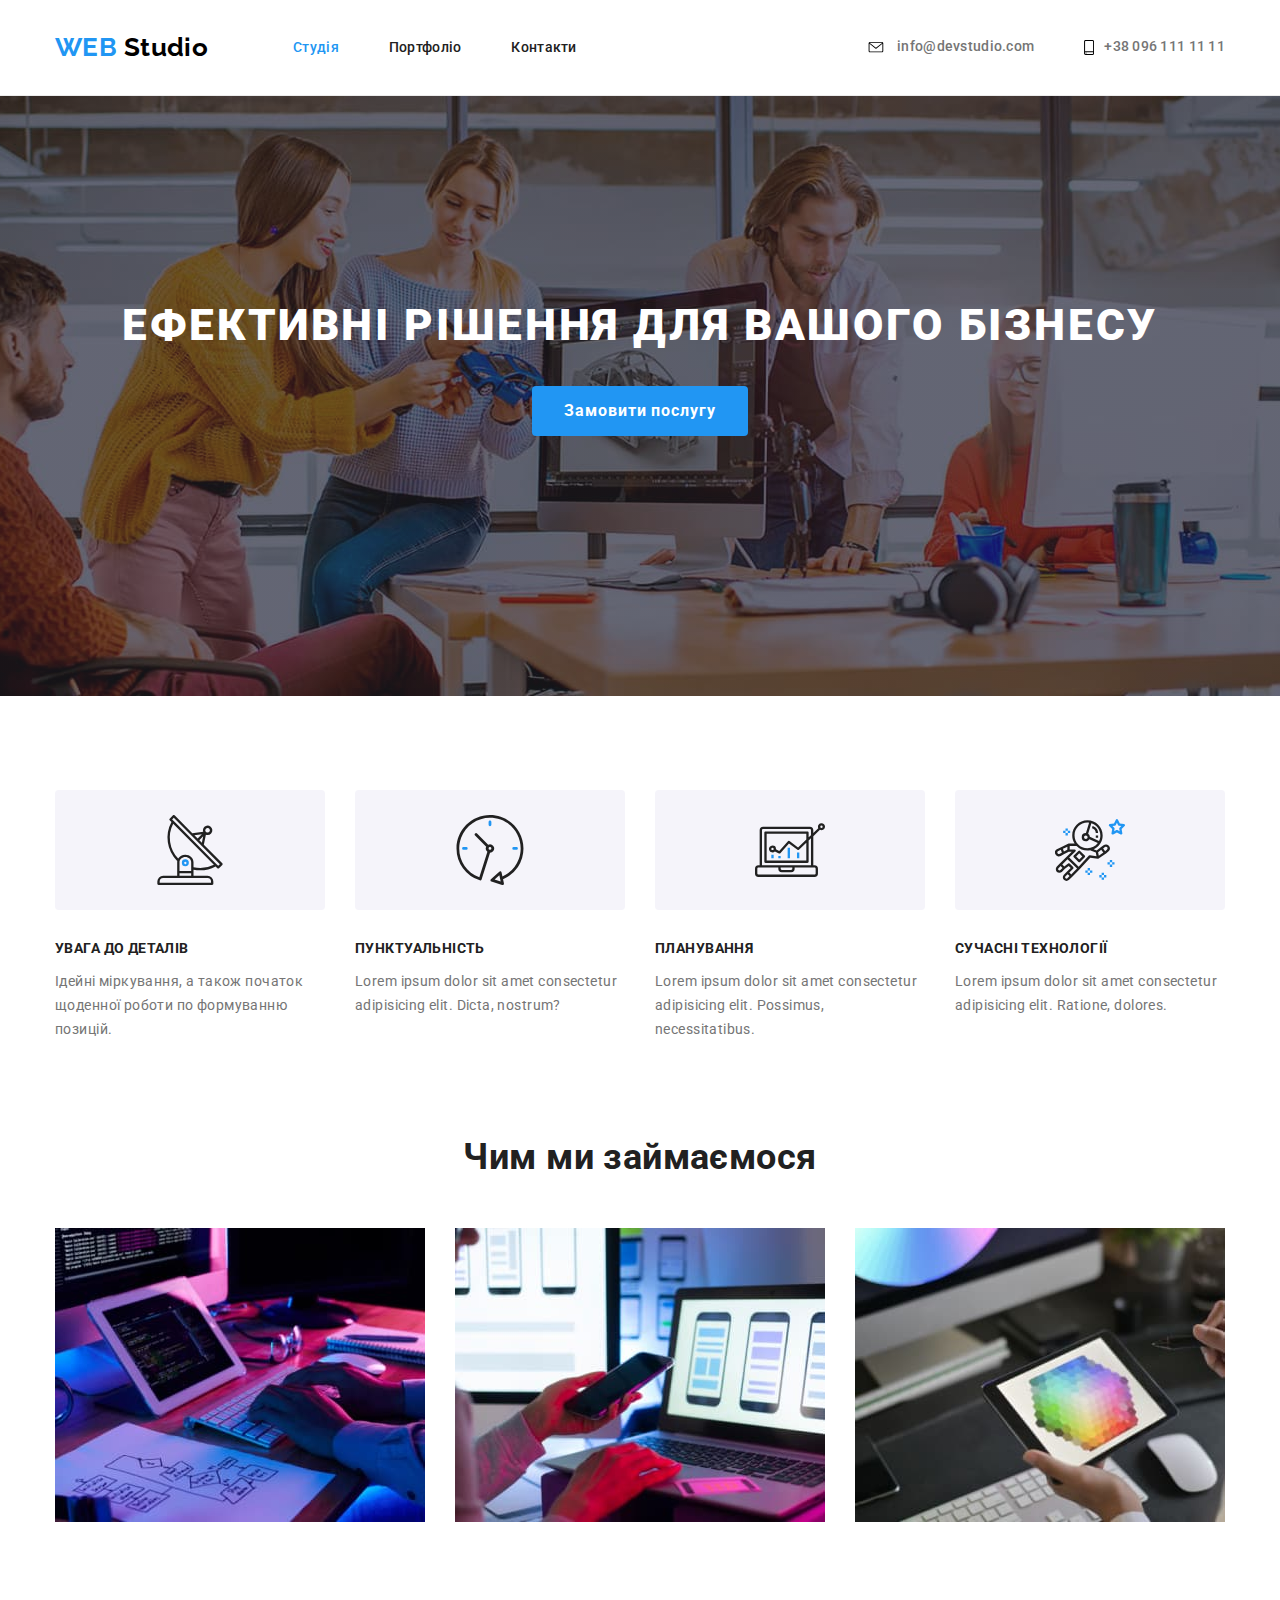
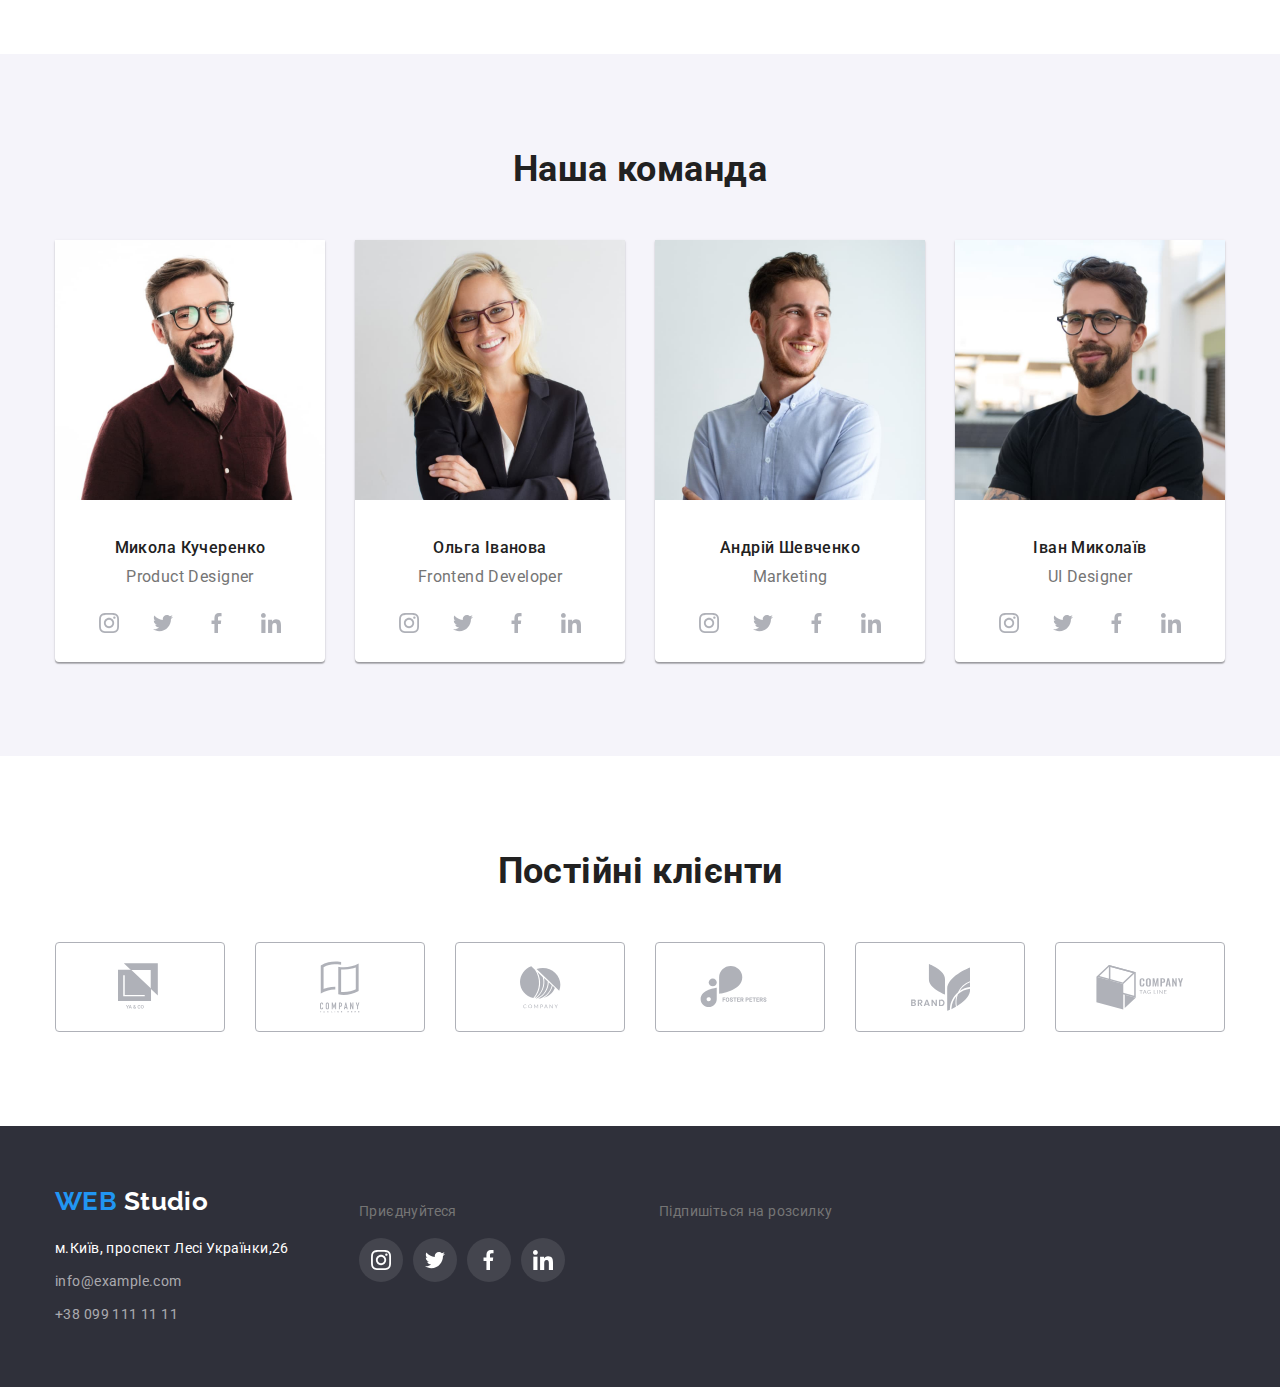
<file: index.html>
<!DOCTYPE html>
<html lang="uk">
  <head>
    <meta charset="UTF-8" />
    <meta name="viewport" content="width=device-width, initial-scale=1.0" />
    <title>WebStudio</title>
    <link
      href="https://fonts.googleapis.com/css2?family=Raleway:wght@700&family=Roboto:wght@400;500;700;900&display=swap"
      rel="stylesheet"
    />
    <link
      rel=" stylesheet "
      href=" https://cdnjs.cloudflare.com/ajax/libs/modern-normalize/0.6.0/modern-normalize.min.css "
    />
    <link rel="stylesheet" href="./сss/styles.css" />
  </head>

  <body>
    <header class="header-frame">
      <!--Шапка сайту-->
      <div class="container">
        <nav class="main-nav">
          <a href="./index.html" class="logo">
            <span>WEB</span> <span class="logo-black">Studio</span>
          </a>
          <ul class="site-nav list">
            <li>
              <a href="" aria-label="Студія link" class="link active current"
                >Студія</a
              >
            </li>
            <li>
              <a
                href="./portfolio.html"
                aria-label="Портфоліо link active"
                class="link active"
                >Портфоліо</a
              >
            </li>
            <li>
              <a href="" aria-label="Контакти link" class="link active"
                >Контакти</a
              >
            </li>
          </ul>
          <ul class="list auth-nav">
            <li>
              <a href="mailto:info@devstudio.com" class="link contacts active">
                <svg class="auth-icon" width="16" height="11">
                  <use href="./img/sprite.svg#icon-envelope"></use>
                </svg>
                info@devstudio.com </a
              >
            </li>
            <li>
              <a href="tel:+380961111111" class="link contacts active"
                ><svg class="auth-icon" width="10" height="15">
                  <use href="./img/sprite.svg#icon-smartphone-2"></use></svg
                >+38 096 111 11 11</a
              >
            </li>
          </ul>
        </nav>
      </div>
    </header>
    <main>
      <!--Секція "герой"-->
      <section class="main-hero-img">
        <div class="hero">
          <h1 class="hero-title">Ефективні рішення для Вашого бізнесу</h1>
          <button class="hero-button active-hero-btn">
            Замовити послугу
          </button>
        </div>
      </section>
      <!--Секція наші переваги-->
      <section class="advantage">
        <div class="container">
          <h2 class="visually-hidden">Наші переваги</h2>
          <ul class="list">
            <li class="item first-advant">
              <h3 class="advantage-item">Увага до деталів</h3>

              <p class="item-text">
                Ідейні міркування, а також початок щоденної роботи по формуванню
                позицій.
              </p>
            </li>
            <li class="item second-advant">
              <h3 class="advantage-item">Пунктуальність</h3>
              <p class="item-text">
                Lorem ipsum dolor sit amet consectetur adipisicing elit. Dicta,
                nostrum?
              </p>
            </li>
            <li class="item third-advant">
              <h3 class="advantage-item">Планування</h3>
              <p class="item-text">
                Lorem ipsum dolor sit amet consectetur adipisicing elit.
                Possimus, necessitatibus.
              </p>
            </li>
            <li class="item fours-advant">
              <h3 class="advantage-item">Сучасні технології</h3>
              <p class="item-text">
                Lorem ipsum dolor sit amet consectetur adipisicing elit.
                Ratione, dolores.
              </p>
            </li>
          </ul>
        </div>
      </section>
      <!--Секція наші роботи-->
      <section class="works">
        <div class="container">
          <h2 class="section-title">Чим ми займаємося</h2>
          <ul class="list">
            <li class="item">
              <img
                src="./img/img-main/desktop.jpg"
                width="370"
                height="294"
                alt="ноутбук"
              />
              <h3 class="works-item">Десктопні додатки</h3>
            </li>
            <li class="item">
              <img
                src="./img/img-main/mobile.jpg"
                width="370"
                height="294"
                alt="картинка мобільний телефон"
              />
              <h3 class="works-item">Мобільні додатки</h3>
            </li>
            <li class="item">
              <img
                src="./img/img-main/design.jpg"
                width="370"
                height="294"
                alt="монітор"
              />
              <h3 class="works-item">Дизайнерські рішення</h3>
            </li>
          </ul>
        </div>
      </section>

      <!--Секція "наша команда"-->
      <section class="team">
        <div class="container">
          <h2 class="section-title">Наша команда</h2>
          <ul class="list">
            <!--Працівник 1-->
            <li class="item member-item">
              <img
                src="./img/img-main/team1.jpg"
                width="270"
                height="260"
                alt="фото дизайнера"
              />
              <h3 class="team-member">Микола Кучеренко</h3>
              <p class="team-description" lang="en">Product Designer</p>
              <!-- список соціальні мережі-->
              <ul class="list social-icon-list">
                <li class="media-item social-icon-item">
                  <a
                    href=""
                    aria-label="Instagram link"
                    target="_blank"
                    rel="noopener noreferrer"
                    class="active social-icon-link"
                  >
                    <svg class="social-icon" width="20" height="20">
                      <use href="./img/sprite.svg#icon-instagram-2"></use>
                    </svg>
                  </a>
                </li>
                <li class="media-item">
                  <a
                    href=""
                    aria-label="Twitter link"
                    target="_blank"
                    rel="noopener noreferrer"
                    class="active social-icon-link"
                    ><svg class="social-icon" width="20" height="20">
                      <use href="./img/sprite.svg#icon-twitter1"></use>
                    </svg>
                  </a>
                </li>
                <li class="media-item">
                  <a
                    href=""
                    aria-label="Facebook link"
                    target="_blank"
                    rel="noopener noreferrer"
                    class="active social-icon-link"
                    ><svg class="social-icon" width="20" height="20">
                      <use href="./img/sprite.svg#icon-Vector-1"></use>
                    </svg>
                  </a>
                </li>
                <li class="media-item">
                  <a
                    href=""
                    aria-label="LinkedIn link"
                    target="_blank"
                    rel="noopener noreferrer"
                    class="active social-icon-link"
                    ><svg class="social-icon" width="20" height="20">
                      <use href="./img/sprite.svg#icon-linkedin-111"></use></svg
                  ></a>
                </li>
              </ul>
            </li>
            <!--Працівник 2-->
            <li class="item member-item">
              <img
                src="./img/img-main/team2.jpg"
                width="270"
                height="260"
                alt="фото фронт-енд девелопера"
              />
              <h3 class="team-member">Ольга Іванова</h3>
              <p class="team-description" lang="en">
                Frontend Developer
              </p>
              <!-- список соціальні мережі-->
              <ul class="list social-icon-list">
                <li class="media-item social-icon-item">
                  <a
                    href=""
                    aria-label="Instagram link"
                    target="_blank"
                    rel="noopener noreferrer"
                    class="active social-icon-link"
                  >
                    <svg class="social-icon" width="20" height="20">
                      <use href="./img/sprite.svg#icon-instagram-2"></use>
                    </svg>
                  </a>
                </li>
                <li class="media-item">
                  <a
                    href=""
                    aria-label="Twitter link"
                    target="_blank"
                    rel="noopener noreferrer"
                    class="active social-icon-link"
                    ><svg class="social-icon" width="20" height="20">
                      <use href="./img/sprite.svg#icon-twitter1"></use>
                    </svg>
                  </a>
                </li>
                <li class="media-item">
                  <a
                    href=""
                    aria-label="Facebook link"
                    target="_blank"
                    rel="noopener noreferrer"
                    class="active social-icon-link"
                    ><svg class="social-icon" width="20" height="20">
                      <use href="./img/sprite.svg#icon-Vector-1"></use>
                    </svg>
                  </a>
                </li>
                <li class="media-item">
                  <a
                    href=""
                    aria-label="LinkedIn link"
                    target="_blank"
                    rel="noopener noreferrer"
                    class="active social-icon-link"
                    ><svg class="social-icon" width="20" height="20">
                      <use href="./img/sprite.svg#icon-linkedin-111"></use></svg
                  ></a>
                </li>
              </ul>
            </li>
            <!--Працівник 3-->
            <li class="item member-item">
              <img
                src="./img/img-main/team3.jpg"
                width="270"
                height="260"
                alt="фото спеціаліст по маркетингу"
              />
              <h3 class="team-member">Андрій Шевченко</h3>
              <p class="team-description" lang="en">Marketing</p>
              <!--Список соціальні мережі-->
              <ul class="list social-icon-list">
                <li class="media-item social-icon-item">
                  <a
                    href=""
                    aria-label="Instagram link"
                    target="_blank"
                    rel="noopener noreferrer"
                    class="active social-icon-link"
                  >
                    <svg class="social-icon" width="20" height="20">
                      <use href="./img/sprite.svg#icon-instagram-2"></use>
                    </svg>
                  </a>
                </li>
                <li class="media-item">
                  <a
                    href=""
                    aria-label="Twitter link"
                    target="_blank"
                    rel="noopener noreferrer"
                    class="active social-icon-link"
                    ><svg class="social-icon" width="20" height="20">
                      <use href="./img/sprite.svg#icon-twitter1"></use>
                    </svg>
                  </a>
                </li>
                <li class="media-item">
                  <a
                    href=""
                    aria-label="Facebook link"
                    target="_blank"
                    rel="noopener noreferrer"
                    class="active social-icon-link"
                    ><svg class="social-icon" width="20" height="20">
                      <use href="./img/sprite.svg#icon-Vector-1"></use>
                    </svg>
                  </a>
                </li>
                <li class="media-item">
                  <a
                    href=""
                    aria-label="LinkedIn link"
                    target="_blank"
                    rel="noopener noreferrer"
                    class="active social-icon-link"
                    ><svg class="social-icon" width="20" height="20">
                      <use href="./img/sprite.svg#icon-linkedin-111"></use></svg
                  ></a>
                </li>
              </ul>
            </li>
            <!--Праціник 4-->
            <li class="item member-item">
              <img
                src="./img/img-main/team4.jpg"
                width="270"
                height="260"
                alt="фото UI дизайнера"
              />
              <h3 class="team-member">Іван Миколаїв</h3>
              <p class="team-description" lang="en">UI Designer</p>
              <!--Список соц.мережі-->
              <ul class="list social-icon-list">
                <li class="media-item social-icon-item">
                  <a
                    href=""
                    aria-label="Instagram link"
                    target="_blank"
                    rel="noopener noreferrer"
                    class="active social-icon-link"
                  >
                    <svg class="social-icon" width="20" height="20">
                      <use href="./img/sprite.svg#icon-instagram-2"></use>
                    </svg>
                  </a>
                </li>
                <li class="media-item">
                  <a
                    href=""
                    aria-label="Twitter link"
                    target="_blank"
                    rel="noopener noreferrer"
                    class="active social-icon-link"
                    ><svg class="social-icon" width="20" height="20">
                      <use href="./img/sprite.svg#icon-twitter1"></use>
                    </svg>
                  </a>
                </li>
                <li class="media-item">
                  <a
                    href=""
                    aria-label="Facebook link"
                    target="_blank"
                    rel="noopener noreferrer"
                    class="active social-icon-link"
                    ><svg class="social-icon" width="20" height="20">
                      <use href="./img/sprite.svg#icon-Vector-1"></use>
                    </svg>
                  </a>
                </li>
                <li class="media-item">
                  <a
                    href=""
                    aria-label="LinkedIn link"
                    target="_blank"
                    rel="noopener noreferrer"
                    class="active social-icon-link"
                    ><svg class="social-icon" width="20" height="20">
                      <use href="./img/sprite.svg#icon-linkedin-111"></use></svg
                  ></a>
                </li>
              </ul>
            </li>
          </ul>
        </div>
      </section>

      <!--Секція "Наші партнери"-->

      <section>
        <div class="partners container">
          <h2 class="section-title">Постійні клієнти</h2>
          <ul class="list partners-icon-list">
            <li class="item partners-icon-item">
              <a
                href=""
                aria-label="Лого компанія партнер 1"
                target="_blank"
                rel="noopener noreferrer"
                class="active partners-icon-link"
              >
                <svg class="partners-icon" width="44" height="49">
                  <use href="./img/sprite.svg#icon-logo-1"></use>
                </svg>
              </a>
            </li>
            <li class="item partners-icon-item">
              <a
                href=""
                aria-label="Лого компанія партнер 2"
                target="_blank"
                rel="noopener noreferrer"
                class="active partners-icon-link"
              >
                <svg class="partners-icon" width="40" height="52">
                  <use href="./img/sprite.svg#icon-logo-2"></use>
                </svg>
              </a>
            </li>
            <li class="item partners-icon-item">
              <a
                href=""
                aria-label="Лого компанія партнер 3"
                target="_blank"
                rel="noopener noreferrer"
                class="active partners-icon-link"
                ><svg class="partners-icon" width="41" height="43">
                  <use href="./img/sprite.svg#icon-logo-3"></use></svg
              ></a>
            </li>
            <li class="item partners-icon-item">
              <a
                href=""
                aria-label="Лого компанія партнер 4"
                target="_blank"
                rel="noopener noreferrer"
                class="active partners-icon-link"
                ><svg class="partners-icon" width="80" height="42">
                  <use href="./img/sprite.svg#icon-logo-4"></use></svg
              ></a>
            </li>
            <li class="item partners-icon-item">
              <a
                href=""
                aria-label="Лого компанія партнер 5"
                target="_blank"
                rel="noopener noreferrer"
                class="active partners-icon-link"
                ><svg class="partners-icon" width="59" height="47">
                  <use href="./img/sprite.svg#icon-logo-5"></use></svg
              ></a>
            </li>
            <li class="item partners-icon-item">
              <a
                href=""
                aria-label="Лого компанія партнер 6"
                target="_blank"
                rel="noopener noreferrer"
                class="active partners-icon-link"
                ><svg class="partners-icon" width="88" height="45">
                  <use href="./img/sprite.svg#icon-logo-6"></use></svg
              ></a>
            </li>
          </ul>
        </div>
      </section>
    </main>

    <!--Підвал сайту-->

    <footer class="footer-section">
      <div class="container last-section">
        <!--Секція адресу-->
        <section class="main-adress">
          <h2 class="visually-hidden">наш адрес</h2>
          <a href="./index.html" class="logo footer">
            <span>WEB</span> <span class="logo-white">Studio</span>
          </a>
          <br />
          <address class="adress adress-footer">
            м.Київ, проспект Лесі Українки,26
          </address>
          <address>
            <a
              href="mailto:info@example.com"
              class="adress-contacts active link-portfolio adress-footer"
              >info@example.com</a
            >
            <br />
            <a
              href="tel:+380991111111"
              class="adress-contacts active link-portfolio"
              >+38 099 111 11 11</a
            >
          </address>
        </section>
        <!--Секція наших соц мереж-->
        <section class="footer-media">
          <div>
            <h2 class="visually-hidden">Cекція соціальні мережі</h2>
            <p>Приєднуйтеся</p>
            <ul class="list social-icon-list">
              <li class="media-item social-icon-item">
                <a
                  href=""
                  aria-label="Instagram link"
                  target="_blank"
                  rel="noopener noreferrer"
                  class="active social-icon-link"
                >
                  <svg class="social-icon" width="20" height="20">
                    <use href="./img/sprite.svg#icon-instagram-2"></use>
                  </svg>
                </a>
              </li>
              <li class="media-item">
                <a
                  href=""
                  aria-label="Twitter link"
                  target="_blank"
                  rel="noopener noreferrer"
                  class="active social-icon-link"
                  ><svg class="social-icon" width="20" height="20">
                    <use href="./img/sprite.svg#icon-twitter1"></use>
                  </svg>
                </a>
              </li>
              <li class="media-item">
                <a
                  href=""
                  aria-label="Facebook link"
                  target="_blank"
                  rel="noopener noreferrer"
                  class="active social-icon-link"
                  ><svg class="social-icon" width="20" height="20">
                    <use href="./img/sprite.svg#icon-Vector-1"></use>
                  </svg>
                </a>
              </li>
              <li class="media-item">
                <a
                  href=""
                  aria-label="LinkedIn link"
                  target="_blank"
                  rel="noopener noreferrer"
                  class="active social-icon-link"
                  ><svg class="social-icon" width="20" height="20">
                    <use href="./img/sprite.svg#icon-linkedin-111"></use></svg
                ></a>
              </li>
            </ul>
          </div>
        </section>

        <!--Секція підписки та зворотнього зв'язку-->
        <section>
          <div>
            <h2 class="visually-hidden">Секція підписки</h2>
            <p>Підпишіться на розсилку</p>
          </div>
        </section>
      </div>
    </footer>
  </body>
</html>
</file>
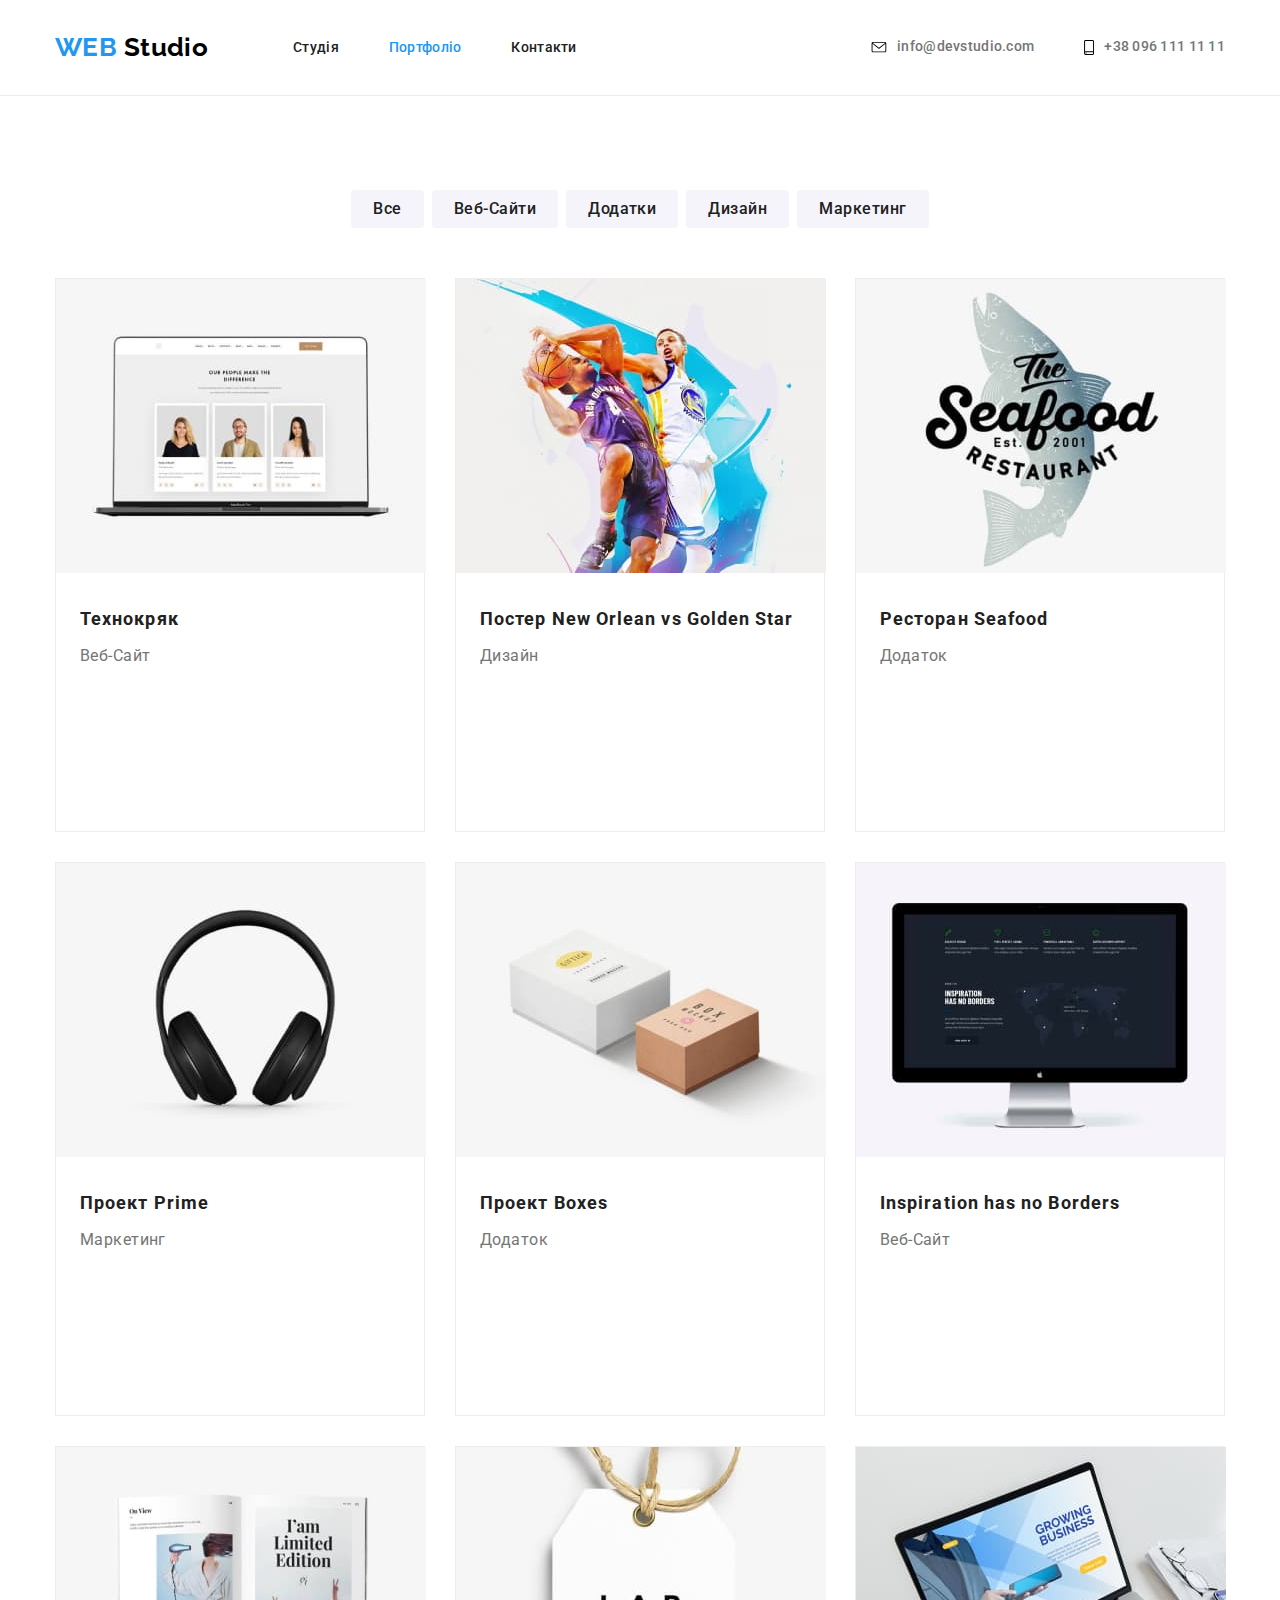
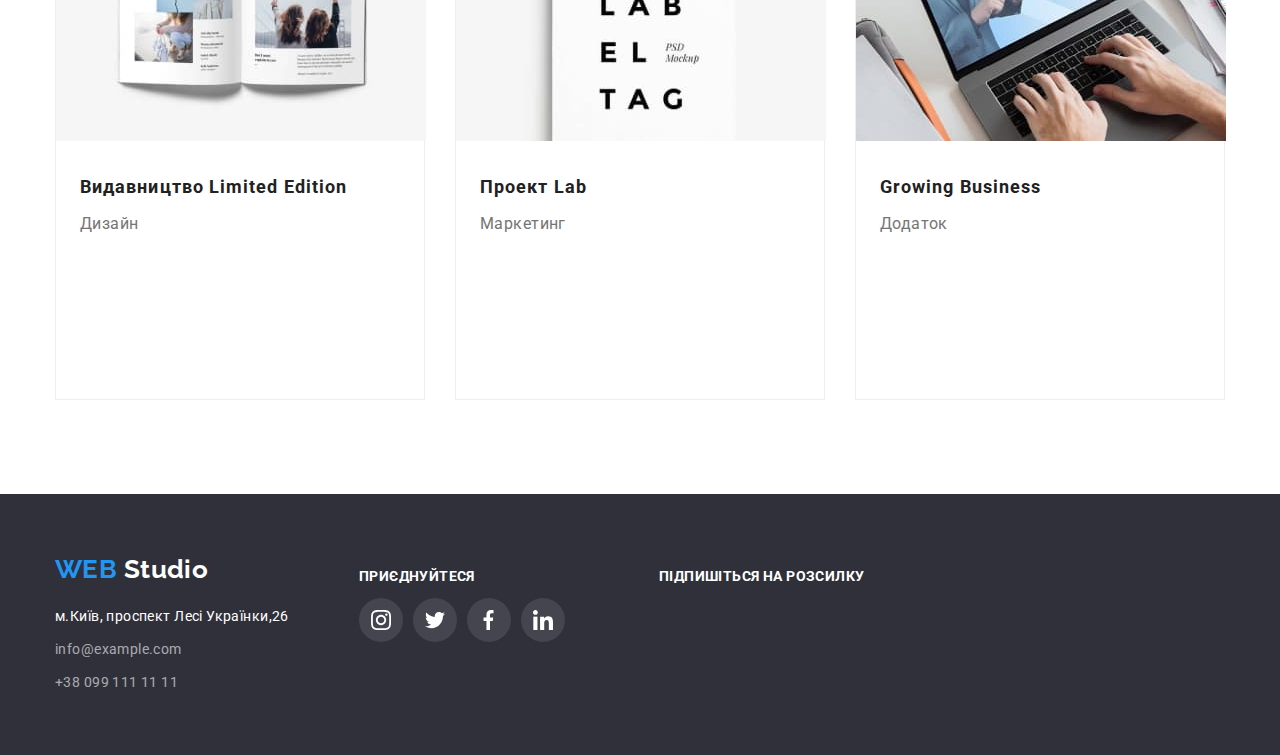
<file: portfolio.html>
<!DOCTYPE html>
<html lang="en">
  <head>
    <meta charset="UTF-8" />
    <meta name="viewport" content="width=device-width, initial-scale=1.0" />
    <title>Our Portfolio</title>
    <link
      href="https://fonts.googleapis.com/css2?family=Raleway:wght@700&family=Roboto:wght@400;500;700;900&display=swap"
      rel="stylesheet"
    />
    <link
      rel=" stylesheet "
      href=" https://cdnjs.cloudflare.com/ajax/libs/modern-normalize/0.6.0/modern-normalize.min.css "
    />
    <link rel="stylesheet" href="./сss/styles.css" />
  </head>
  <body>
    <!--Шапка портфоліо-->
    <header class="header-frame">
      <div class="container">
        <nav class="main-nav">
          <a href="./index.html" aria-label="WEB Studio link" class="logo">
            <span>WEB</span> <span class="logo-black">Studio</span>
          </a>
          <!--навігація сайту на портфоліо-->
          <ul class="site-nav list">
            <li>
              <a
                href="./index.html"
                aria-label="Студія link"
                class="link active"
                >Студія</a
              >
            </li>
            <li>
              <a href="" aria-label="Портфоліо link" class="link active current"
                >Портфоліо</a
              >
            </li>
            <li>
              <a href="" aria-label="Контакти link" class="link active"
                >Контакти</a
              >
            </li>
          </ul>
          <ul class="list auth-nav">
            <li>
              <a href="mailto:info@devstudio.com" class="link contacts active"
                ><svg class="auth-icon" width="16" height="11">
                  <use href="./img/sprite.svg#icon-envelope"></use></svg
                >info@devstudio.com</a
              >
            </li>
            <li>
              <a href="tel:+380961111111" class="link contacts active"
                > <svg class="auth-icon" width="10" height="15">
                  <use href="./img/sprite.svg#icon-smartphone-2"></use></svg>+38 096 111 11 11</a
              >
            </li>
          </ul>
        </nav>
      </div>
    </header>
    <main>
      <!--div class="container"-->
      <section class="portfolio">
        <!--основний контейнер портфоліо-->

        <div class="container">
          <h1 class="visually-hidden">Наше портфоліо</h1>
          <!--навігація по портфоліо-->
          <div class="porfolio-nav">
            <ul class="list nav">
              <li>
                <button type="button" class="portfolio-button active-portf-btn">
                  Все
                </button>
              </li>
              <li>
                <button type="button" class="portfolio-button active-portf-btn">
                  Веб-Сайти
                </button>
              </li>
              <li>
                <button type="button" class="portfolio-button active-portf-btn">
                  Додатки
                </button>
              </li>
              <li>
                <button type="button" class="portfolio-button active-portf-btn">
                  Дизайн
                </button>
              </li>
              <li>
                <button type="button" class="portfolio-button active-portf-btn">
                  Маркетинг
                </button>
              </li>
            </ul>
          </div>

          <!--наші роботи-->
          <ul class="list examples">
            <!--перша робота-->
            <li class="item project">
              <a href="" aria-label="Технокряк link" class="link-portfolio"
                ><img
                  src="./img/img-portfolio/port1.jpg"
                  alt=""
                  width="370"
                  height="294"
                />

                <h2 class="portfolio-item">Технокряк</h2>
                <p class="portfolio-item-title">Веб-Сайт</p>
                <p class="portfolio-item-text">
                  Технокряк это современная площадка распространения
                  коронавируса. Компании используют эту платформу для цифрового
                  шпионажа и атак на защищённые сервера конкурентов.
                </p>
              </a>
            </li>
            <li class="item project">
              <a
                href=""
                aria-label="Постер New Orlean vs Golden Star link"
                class="link-portfolio"
                ><img
                  src="./img/img-portfolio/port2.jpg"
                  alt=""
                  width="370"
                  height="294"
                />
                <h2 class="portfolio-item">Постер New Orlean vs Golden Star</h2>
                <p class="portfolio-item-title">Дизайн</p>
                <p class="portfolio-item-text">
                  Технокряк это современная площадка распространения
                  коронавируса. Компании используют эту платформу для цифрового
                  шпионажа и атак на защищённые сервера конкурентов.
                </p>
              </a>
            </li>
            <li class="item project">
              <a
                href=""
                aria-label="Ресторан Seafood link"
                class="link-portfolio"
                ><img
                  src="./img/img-portfolio/port3.jpg"
                  alt=""
                  width="370"
                  height="294"
                />
                <h2 class="portfolio-item">Ресторан Seafood</h2>
                <p class="portfolio-item-title">Додаток</p>
                <p class="portfolio-item-text">
                  Технокряк это современная площадка распространения
                  коронавируса. Компании используют эту платформу для цифрового
                  шпионажа и атак на защищённые сервера конкурентов.
                </p>
              </a>
            </li>
            <li class="item project">
              <a href="" aria-label="Проект Prime link" class="link-portfolio"
                ><img
                  src="./img/img-portfolio/port4.jpg"
                  alt=""
                  width="370"
                  height="294"
                />
                <h2 class="portfolio-item">Проект Prime</h2>
                <p class="portfolio-item-title">Маркетинг</p>
                <p class="portfolio-item-text">
                  Технокряк это современная площадка распространения
                  коронавируса. Компании используют эту платформу для цифрового
                  шпионажа и атак на защищённые сервера конкурентов.
                </p>
              </a>
            </li>
            <li class="item project">
              <a href="" aria-label="Проект Boxes link" class="link-portfolio"
                ><img
                  src="./img/img-portfolio/port5.jpg"
                  alt=""
                  width="370"
                  height="294"
                />
                <h2 class="portfolio-item">Проект Boxes</h2>
                <p class="portfolio-item-title">Додаток</p>
                <p class="portfolio-item-text">
                  Технокряк это современная площадка распространения
                  коронавируса. Компании используют эту платформу для цифрового
                  шпионажа и атак на защищённые сервера конкурентов.
                </p>
              </a>
            </li>
            <li class="item project">
              <a
                href=""
                aria-label="Inspiration has no Borders link"
                class="link-portfolio"
                ><img
                  src="./img/img-portfolio/port6.jpg"
                  alt=""
                  width="370"
                  height="294"
                />
                <h2 class="portfolio-item">Inspiration has no Borders</h2>
                <p class="portfolio-item-title">Веб-Сайт</p>
                <p class="portfolio-item-text">
                  Технокряк это современная площадка распространения
                  коронавируса. Компании используют эту платформу для цифрового
                  шпионажа и атак на защищённые сервера конкурентов.
                </p>
              </a>
            </li>
            <li class="item project">
              <a
                href=""
                aria-label="Видавництво Limited Edition link"
                class="link-portfolio"
                ><img
                  src="./img/img-portfolio/port7.jpg"
                  alt=""
                  width="370"
                  height="294"
                />
                <h2 class="portfolio-item">Видавництво Limited Edition</h2>
                <p class="portfolio-item-title">Дизайн</p>
                <p class="portfolio-item-text">
                  Технокряк это современная площадка распространения
                  коронавируса. Компании используют эту платформу для цифрового
                  шпионажа и атак на защищённые сервера конкурентов.
                </p>
              </a>
            </li>
            <li class="item project">
              <a href="" aria-label="Проект Lab link" class="link-portfolio"
                ><img
                  src="./img/img-portfolio/port8.jpg"
                  alt=""
                  width="370"
                  height="294"
                />
                <h2 class="portfolio-item">Проект Lab</h2>
                <p class="portfolio-item-title">Маркетинг</p>
                <p class="portfolio-item-text">
                  Технокряк это современная площадка распространения
                  коронавируса. Компании используют эту платформу для цифрового
                  шпионажа и атак на защищённые сервера конкурентов.
                </p>
              </a>
            </li>
            <li class="item project">
              <a
                href=""
                aria-label="Growing Business link"
                class="link-portfolio"
                ><img
                  src="./img/img-portfolio/port9.jpg"
                  alt=""
                  width="370"
                  height="294"
                />
                <h2 class="portfolio-item">Growing Business</h2>
                <p class="portfolio-item-title">Додаток</p>
                <p class="portfolio-item-text">
                  Технокряк это современная площадка распространения
                  коронавируса. Компании используют эту платформу для цифрового
                  шпионажа и атак на защищённые сервера конкурентов.
                </p>
              </a>
            </li>
          </ul>
        </div>
      </section>
    </main>

    <!--підвал портфоліо-->
    <footer class="footer-section">
      <div class="container last-section">
        <!--адрес-->
        <section class="main-adress">
          <h2 class="visually-hidden">Наш адрес</h2>
          <a href="./index.html" class="logo footer">
            <span>WEB</span> <span class="logo-white">Studio</span>
          </a>
          <br />
          <address class="adress adress-footer">
            м.Київ, проспект Лесі Українки,26
          </address>
          <address>
            <a
              href="mailto:info@example.com"
              class="adress-contacts active link-portfolio adress-footer"
              >info@example.com</a
            >
            <br />
            <a
              href="tel:+380991111111"
              class="adress-contacts active link-portfolio"
              >+38 099 111 11 11</a
            >
          </address>
        </section>
        <!--Наші соц.мережі-->
        <section class="footer-media">
          <h2 class="visually-hidden">Секція соціальні мережі</h2>
          <p class="feedback">Приєднуйтеся</p>
          <ul class="list social-icon-list">
            <li class="media-item social-icon-item">
              <a
                href=""
                aria-label="Instagram link"
                target="_blank"
                rel="noopener noreferrer"
                class="active social-icon-link"
              >
                <svg class="social-icon" width="20" height="20">
                  <use href="./img/sprite.svg#icon-instagram-2"></use>
                </svg>
              </a>
            </li>
            <li class="media-item">
              <a
                href=""
                aria-label="Twitter link"
                target="_blank"
                rel="noopener noreferrer"
                class="active social-icon-link"
                ><svg class="social-icon" width="20" height="20">
                  <use href="./img/sprite.svg#icon-twitter1"></use>
                </svg>
              </a>
            </li>
            <li class="media-item">
              <a
                href=""
                aria-label="Facebook link"
                target="_blank"
                rel="noopener noreferrer"
                class="active social-icon-link"
                ><svg class="social-icon" width="20" height="20">
                  <use href="./img/sprite.svg#icon-Vector-1"></use>
                </svg>
              </a>
            </li>
            <li class="media-item">
              <a
                href=""
                aria-label="LinkedIn link"
                target="_blank"
                rel="noopener noreferrer"
                class="active social-icon-link"
                ><svg class="social-icon" width="20" height="20">
                  <use href="./img/sprite.svg#icon-linkedin-111"></use></svg
              ></a>
            </li>
          </ul>
        </section>

        <!--Секція зворотнього звя'зку-->
        <section>
          <h2 class="visually-hidden">Секція підписки</h2>
          <p class="feedback">Підпишіться на розсилку</p>
        </section>
      </div>
    </footer>
  </body>
</html>
</file>
<file: сss/styles.css>
:root {
  --main-text-color: #757575;
  --bgc: #ffffff;
  --footer-bgc: #2f303a;
  --hover-button-blue: #2196f3;
}

/*загальні*/

body {
  background-color: var(--bgc);
  font-family: "Roboto", sans-serif;
  font-style: normal;
  font-weight: normal;
  font-size: 14px;
  line-height: 1.714;

  letter-spacing: 0.03em;

  color: var(--main-text-color);
}

.visually-hidden {
  position: absolute !important;
  clip: rect(1px 1px 1px 1px);
  /* IE6, IE7 */
  clip: rect(1px, 1px, 1px, 1px);
  padding: 0 !important;
  border: 0 !important;
  height: 1px !important;
  width: 1px !important;
  overflow: hidden;
}

.container {
  width: 1200px;
  padding-left: 15px;
  padding-right: 15px;

  margin-left: auto;
  margin-right: auto;
  margin-top: 0px;
  margin-bottom: 0px;

  /*outline: 2px solid blue;*/
}

/*Потрібні падінги для контейнерів*/

.container > nav {
  padding-top: 24px;
  padding-bottom: 25px;
}

.header-frame {
  border-bottom: 1px solid #ececec;
}

.main-hero-img {
  max-width: 1600px;
  height: 600px;
  margin-left: auto;
  margin-right: auto;
  background-color: #c4c4c4;
  background-image: linear-gradient(
      to right,
      rgba(47, 48, 58, 0.4),
      rgba(47, 48, 58, 0.4)
    ),
    url(../img/img-hero/hero-main.jpg);
  background-size: cover;
  background-repeat: no-repeat;
  background-position: center;
}

.hero.container {
  padding-top: 200px;
  padding-bottom: 200px;
}

.advantage .container,
.team .container,
.partners.container {
  padding-top: 94px;
  padding-bottom: 94px;
}

.works .container {
  padding-bottom: 94px;
}

.portfolio {
  padding-top: 94px;
  padding-bottom: 94px;
  /*background-color: coral;*/
}

.list {
  margin: 0px;
  padding: 0px;
  list-style: none;
}

.list.nav {
  margin-bottom: 56px;
}

.team {
  background-color: #f5f4fa;
}
.footer-section {
  padding-top: 60px;
  padding-bottom: 60px;

  background-color: var(--footer-bgc);
}

/*верхній логотип*/

.logo {
  font-family: "Raleway", sans-serif;
  font-style: normal;
  font-weight: bold;
  font-size: 26px;
  line-height: 1.19;

  text-decoration: none;

  color: var(--hover-button-blue);
}

/*верхній/нижній логотип*/

.logo-black {
  color: #000000;
}

.logo-white {
  color: #ffffff;
}

/*навігація header*/

.link {
  font-weight: 500;
  line-height: 1.143;
  letter-spacing: 0.02em;

  text-decoration: none;

  color: #212121;
}

.contacts {
  color: var(--main-text-color);
}

/*основна секція*/

.hero {
  padding-top: 200px;
  padding-bottom: 200px;
  text-align: center;

  /*background-color: rgb(78, 82, 80);*/
}

.hero-title {
  font-weight: 900;
  font-size: 44px;
  line-height: 1.36;

  margin-top: 0px;
  margin-bottom: 30px;

  text-align: center;
  letter-spacing: 0.06em;
  text-transform: uppercase;

  color: #ffffff;
}

.hero-button {
  display: inline-block;
  padding: 10px 32px;
  border-radius: 4px;
  min-width: 200px;
  border: none;

  font-family: "Roboto", sans-serif;
  font-style: normal;
  font-weight: bold;
  font-size: 16px;
  line-height: 1.875;

  align-items: center;
  text-align: center;
  letter-spacing: 0.06em;

  color: #ffffff;

  background-color: var(--hover-button-blue);
}

/*ховер ефект*/

.active:hover,
.active:focus {
  color: var(--hover-button-blue);
}

.active-hero-btn:hover,
.active-hero-btn:focus {
  color: var(--hover-button-blue);
  background-color: var(--bgc);
}

/*секція "Наші переваги"*/

.advantage-item {
  margin-top: 0px;

  font-weight: bold;
  font-size: 14px;
  line-height: 1.143;

  text-transform: uppercase;

  color: #212121;
}

.item-text {
  margin-bottom: 0px;
}

/*головні заголовки секцій*/

.section-title {
  margin-top: 0px;
  font-weight: bold;
  font-size: 36px;
  line-height: 1.17;
  text-align: center;

  color: #212121;
}

/*перелік виконуваних робіт*/

.works-item {
  margin-bottom: 0px;

  font-weight: bold;
  font-size: 14px;
  line-height: 1.14;
  text-align: center;

  text-transform: uppercase;

  color: #ffffff;
}

/*секція працівників*/

.team-member {
  font-weight: 500;
  font-size: 16px;
  line-height: 1.188;

  text-align: center;

  color: #212121;
}

.team .section-title,
.partners.container .section-title {
  margin-bottom: 50px;
}

/*текст назви посади члена команди*/

.team-member + p {
  font-weight: normal;
  font-size: 16px;
  line-height: 1.188;

  text-align: center;
}

/*підвал сайту*/

.adress {
  font-style: normal;
  font-weight: normal;
  font-size: 14px;
  line-height: 1.714;

  color: #ffffff;
}

/*тел. та е-mail в футері*/

.adress-contacts {
  font-style: normal;
  font-weight: normal;
  font-size: 14px;
  line-height: 1.714;

  color: rgba(255, 255, 255, 0.6);
}

.feedback {
  font-weight: bold;
  font-size: 14px;
  line-height: 1.142;

  text-transform: uppercase;

  color: #ffffff;
}

/*кнопки на сторінці портфоліо*/
.portfolio-button {
  padding: 6px 22px;

  font-family: "Roboto", sans-serif;
  font-style: normal;
  font-weight: 500;
  font-size: 16px;
  line-height: 1.625;
  letter-spacing: 0.03em;

  text-align: center;

  color: #212121;
  background-color: #f5f4fa;
  border-radius: 4px;
  border: none;
}

.active-portf-btn:hover,
.active-portf-btn:focus {
  color: #ffffff;
  background-color: var(--hover-button-blue);
}

/*назва проекту в портфоліо*/

.portfolio-item {
  margin: 20px 24px 4px;

  font-weight: bold;
  font-size: 18px;
  line-height: 2;

  letter-spacing: 0.06em;

  color: #212121;
}

.portfolio-item-title {
  margin: 0px 24px 20px;

  font-weight: normal;
  font-size: 16px;
  line-height: 1.875;

  color: var(--main-text-color);
}

.portfolio-item-text {
  margin-bottom: 0px;

  font-weight: normal;
  font-size: 18px;
  line-height: 1.555;

  color: #ffffff;
}

.portfolio .list.nav {
  margin-bottom: 50px;
}

/*забираю підкреслення з ссилкок виконаних проектів на сторінці портфоліо*/

.link-portfolio {
  text-decoration: none;
}

.link.active.current {
  color: var(--hover-button-blue);
}

/*flex для основної навігації*/

.main-nav {
  display: flex;
  align-items: center;
}

.site-nav {
  display: flex;
  margin-left: 85px;
}

/*марджіни між навігацією*/

.site-nav > li + li {
  margin-left: 50px;
}

/*розширюю область напискання на навігації*/

.site-nav .link {
  display: block;
  padding-top: 15px;
  padding-bottom: 15px;
}

.auth-nav {
  display: flex;
  margin-left: auto;
}

.auth-nav > li + li {
  margin-left: 50px;
}

/*flex для потрібних секцій*/

.container .list {
  display: flex;
}

/*ширина комірок наших переваг*/

.advantage .item {
  width: calc((100% - 30px * 3) / 4);
}

.advantage .item::before {
  display: block;
  content: "";
  height: 120px;
  background-color: #f5f4fa;
  border-radius: 4px;
  margin-bottom: 30px;
}

.first-advant::before {
  background-image: url(../img/img-icons/antena1.svg);

  background-repeat: no-repeat;
  background-position: center;
}

.second-advant::before {
  background-image: url(../img/img-icons/cloсk.svg);
  background-repeat: no-repeat;
  background-position: center;
}

.third-advant::before {
  background-image: url(../img/img-icons/diagram.1.svg);
  background-repeat: no-repeat;
  background-position: center;
}

.fours-advant::before {
  background-image: url(../img/img-icons/astronaut1.svg);
  background-repeat: no-repeat;
  background-position: center;
}

/*.advantage .item:not(:last-child) {
  margin-right: 30px;
}*/

/*відступ від назви переваги до тексту*/

.advantage-item {
  margin-bottom: 10px;
}

/*ширина комірок наші роботи*/

.works .item {
  width: calc((100% - 30px * 2) / 3);
}

/*марджін між комірками(усюди 30px)*/

.container .item:not(:last-child) {
  margin-right: 30px;
}

/*відступ від заголовка секцій наші роботи до комірок робіт*/

.works .section-title {
  margin-bottom: 50px;
}

/*ширина комірок з працівниками*/

.team .item {
  width: calc((100% - 30px * 3) / 4);
}

/*відступи між іконками соц.мереж*/

.media-item:not(:last-child) {
  margin-right: 10px;
}

/*відступи між ім'ям працівника*/

.team-member {
  margin-top: 30px;
  margin-bottom: 10px;
}

/*відступииміж посадою працівника*/

.team-description {
  margin-top: 0px;
  margin-bottom: 15px;
}

/*ширина комірок партнерів*/

.partners .item {
  width: calc((100%-30px * 5) / 6);
}

/*флекс для підвалу*/

.container.last-section {
  display: flex;
}

/*відступ для лого у футері*/
.logo.footer {
  display: inline-block;
  margin-bottom: 20px;
}

.adress-footer {
  display: inline-block;
  margin-bottom: 9px;
}

.main-adress {
  margin-right: 70px;
}

.footer-media {
  margin-right: 94px;
}

/*сторінка портфоліо*/

.examples {
  flex-wrap: wrap;
}

.examples .item {
  width: calc((100% - 30px * 2) / 3);
  margin-bottom: 30px;
}

.examples .item:nth-last-child(-n + 3) {
  margin-bottom: 0px;
}

.examples .item:nth-child(3n) {
  margin-right: 0px;
}

.list.nav {
  justify-content: center;
}

.list.nav > li:not(:last-child) {
  margin-right: 8px;
}

.project {
  border: 1px solid #eeeeee;
}

.social-icon-list {
  display: flex;
  justify-content: center;
}

.social-icon-item:not(:last-child) {
  margin-right: 10px;
}

.social-icon-link {
  display: inline-flex;
  justify-content: center;
  align-items: center;
  justify-content: center;
  width: 44px;
  height: 44px;
  background-color: var(--bgc);
  border-radius: 50%;
}

.member-item {
  display: block;
  height: 422px;
  background: #ffffff;
  /* material shadow v1 */

  box-shadow: 0px 1px 3px rgba(0, 0, 0, 0.12), 0px 1px 1px rgba(0, 0, 0, 0.14),
    0px 2px 1px rgba(0, 0, 0, 0.2);
  border-radius: 0px 0px 4px 4px;
}

.social-icon {
  fill: #afb1b8;
}

.social-icon-link:hover,
.social-icon-link:focus {
  background-color: var(--hover-button-blue);
}

.social-icon-link:hover .social-icon {
  fill: var(--bgc);
}

.footer-media .social-icon-link {
  background-color: rgba(255, 255, 255, 0.1);
}

.footer-media .social-icon {
  fill: var(--bgc);
}

.social-icon-link:hover,
.social-icon-link:focus {
  background-color: var(--hover-button-blue);
}

.partners-icon-list {
  display: flex;
  justify-content: center;
}

.partners-icon-link {
  display: inline-flex;
  justify-content: center;
  align-items: center;
  justify-content: center;
  width: 170px;
  height: 90px;
  background-color: var(--bgc);
  border: 1px solid #afb1b8;
  box-sizing: border-box;
  border-radius: 4px;
}

.partners-icon-link:hover,
.partners-icon-link:focus {
  border-color: var(--hover-button-blue);
}

.partners-icon-link:hover .partners-icon,
.partners-icon-link:focus .partners-icon {
  fill: var(--hover-button-blue);
}

.partners-icon {
  fill: #afb1b8;
}

.auth-icon {
  margin-right: 10px;
}

/*.link.contacts.active {
  display: flex;
  align-items: center;
}*/

.auth-icon {
  vertical-align: middle;
}

.link.contacts.active:hover,
.link.contacts.active:focus {
  fill: var(--hover-button-blue);
}
</file>
